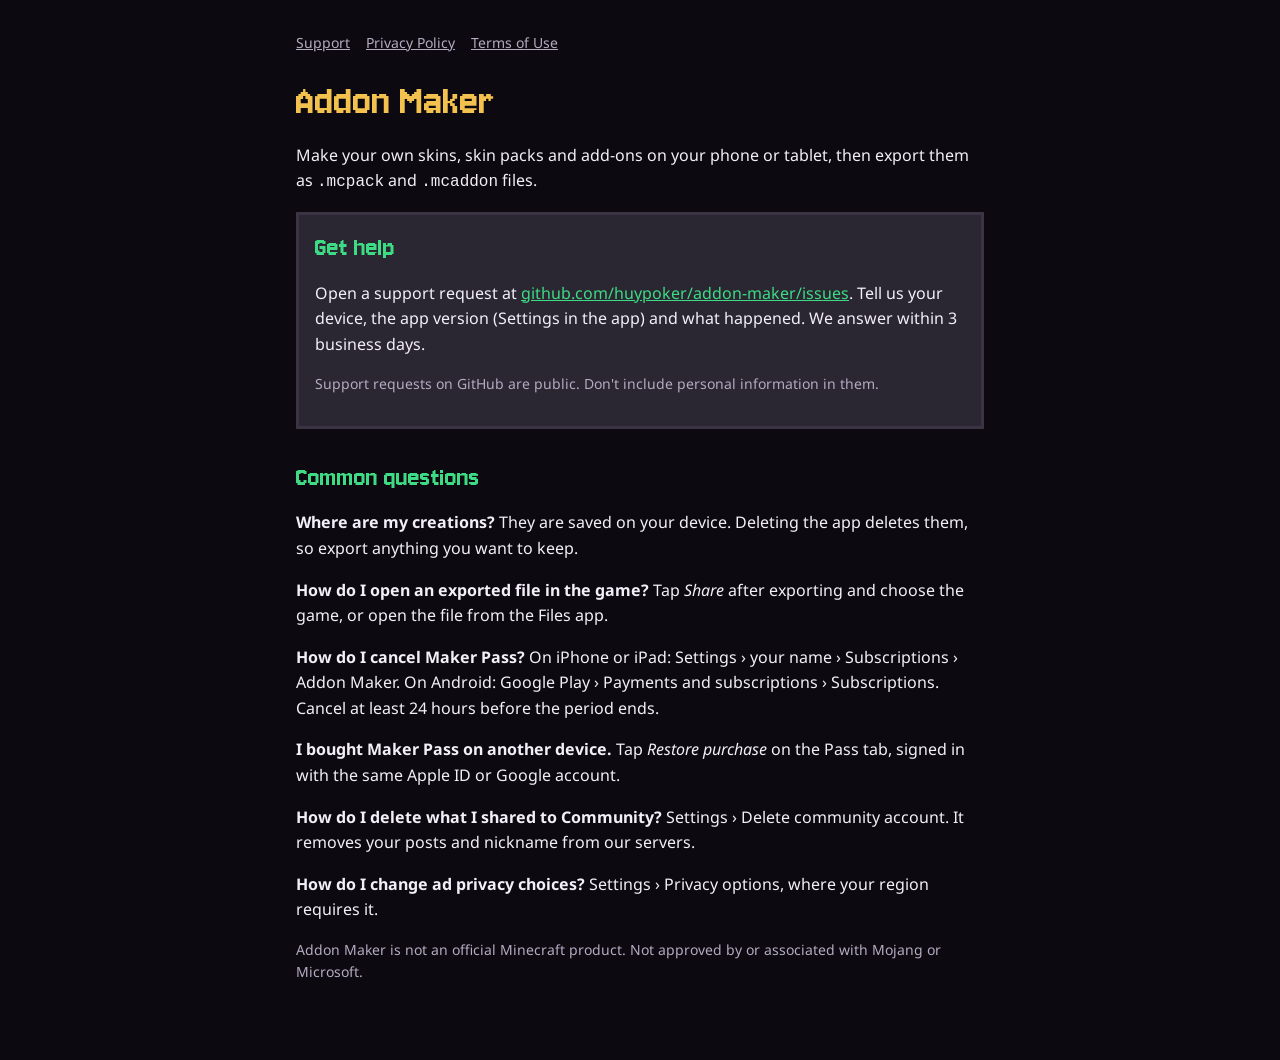
<file: index.html>
<!doctype html><html lang="en"><head><meta charset="utf-8"><meta name="viewport" content="width=device-width,initial-scale=1"><link rel="preconnect" href="https://fonts.googleapis.com"><link href="https://fonts.googleapis.com/css2?family=Jersey+10&family=Noto+Sans:wght@400;700&display=swap" rel="stylesheet"><link rel="stylesheet" href="style.css"><title>Addon Maker Support</title></head><body><main><nav><a href="./">Support</a><a href="privacy.html">Privacy Policy</a><a href="terms.html">Terms of Use</a></nav>
<h1>Addon Maker</h1>
<p>Make your own skins, skin packs and add-ons on your phone or tablet, then export them as <code>.mcpack</code> and <code>.mcaddon</code> files.</p>
<div class="card"><h2 style="margin-top:0">Get help</h2>
<p>Open a support request at <a href="https://github.com/huypoker/addon-maker/issues">github.com/huypoker/addon-maker/issues</a>. Tell us your device, the app version (Settings in the app) and what happened. We answer within 3 business days.</p>
<p class="muted">Support requests on GitHub are public. Don't include personal information in them.</p></div>
<h2>Common questions</h2>
<p><b>Where are my creations?</b> They are saved on your device. Deleting the app deletes them, so export anything you want to keep.</p>
<p><b>How do I open an exported file in the game?</b> Tap <i>Share</i> after exporting and choose the game, or open the file from the Files app.</p>
<p><b>How do I cancel Maker Pass?</b> On iPhone or iPad: Settings › your name › Subscriptions › Addon Maker. On Android: Google Play › Payments and subscriptions › Subscriptions. Cancel at least 24 hours before the period ends.</p>
<p><b>I bought Maker Pass on another device.</b> Tap <i>Restore purchase</i> on the Pass tab, signed in with the same Apple ID or Google account.</p>
<p><b>How do I delete what I shared to Community?</b> Settings › Delete community account. It removes your posts and nickname from our servers.</p>
<p><b>How do I change ad privacy choices?</b> Settings › Privacy options, where your region requires it.</p>
<p class="muted">Addon Maker is not an official Minecraft product. Not approved by or associated with Mojang or Microsoft.</p>
</main></body></html>
</file>
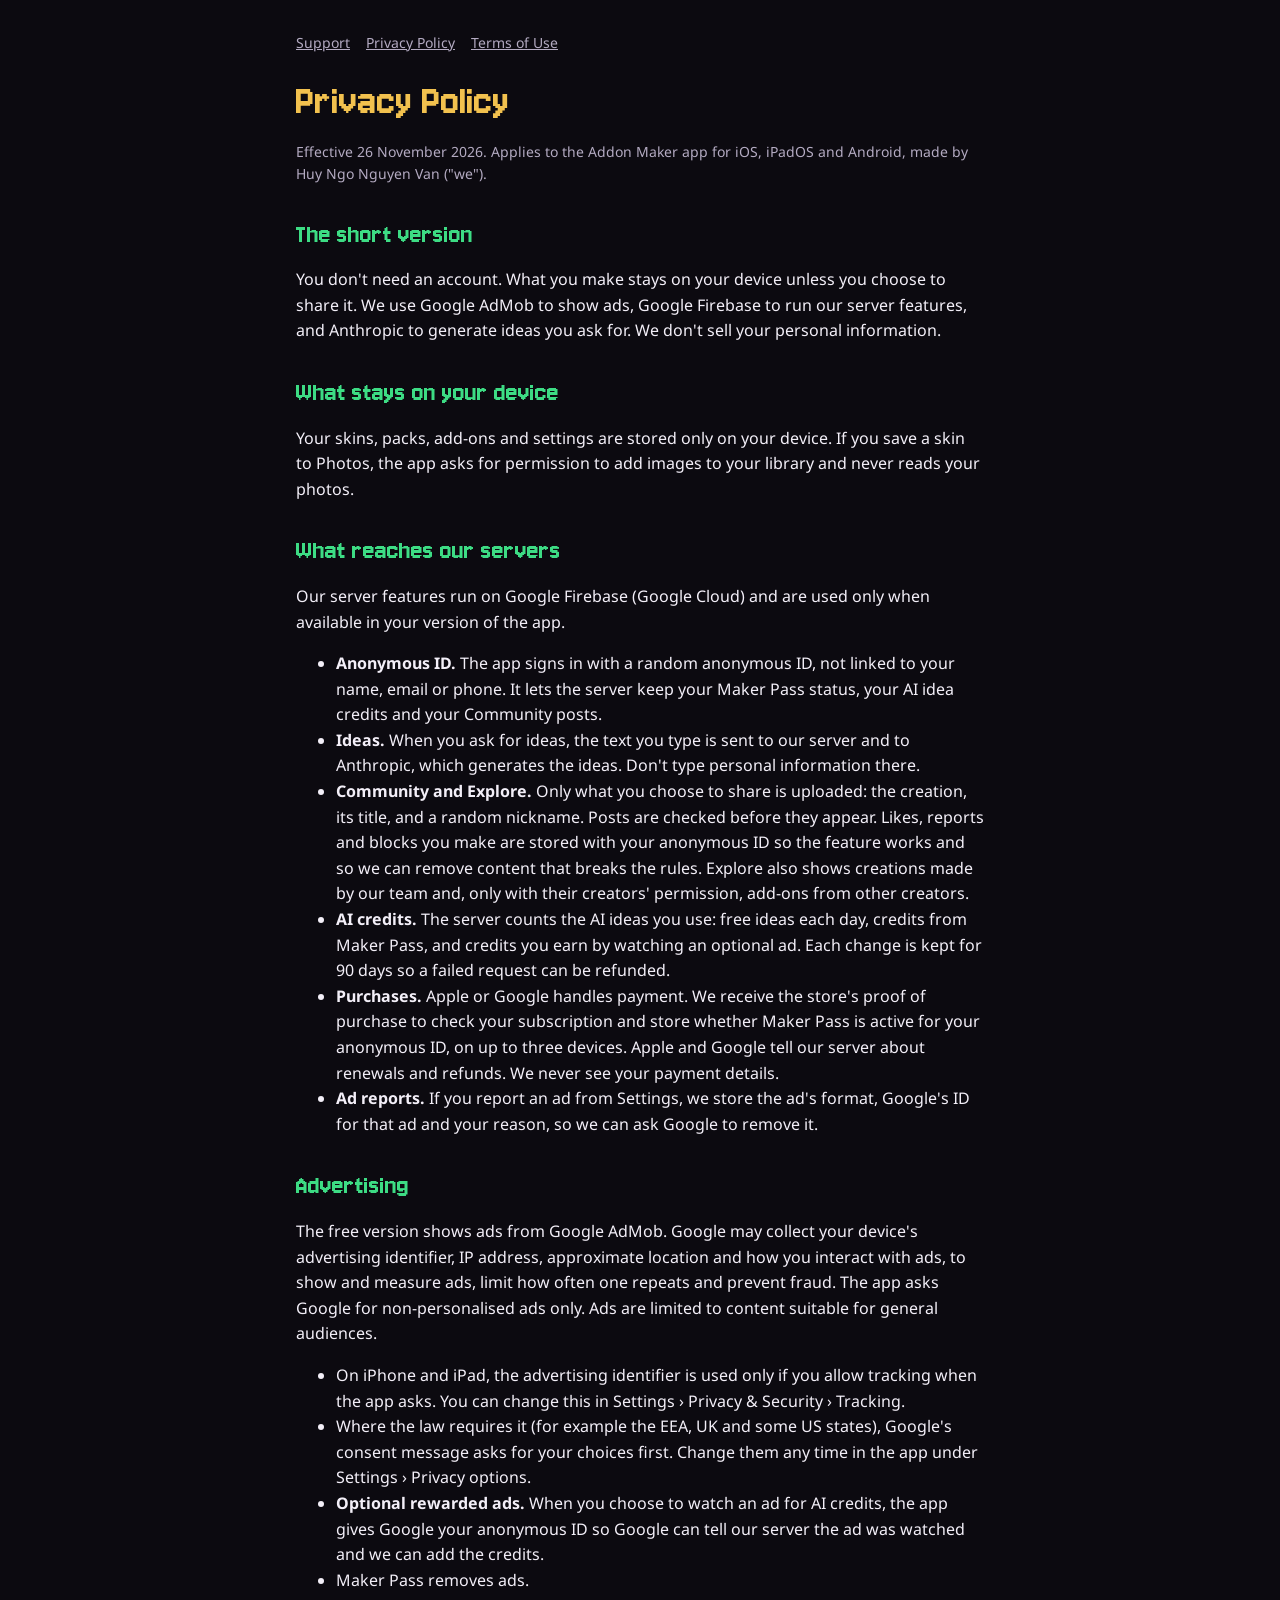
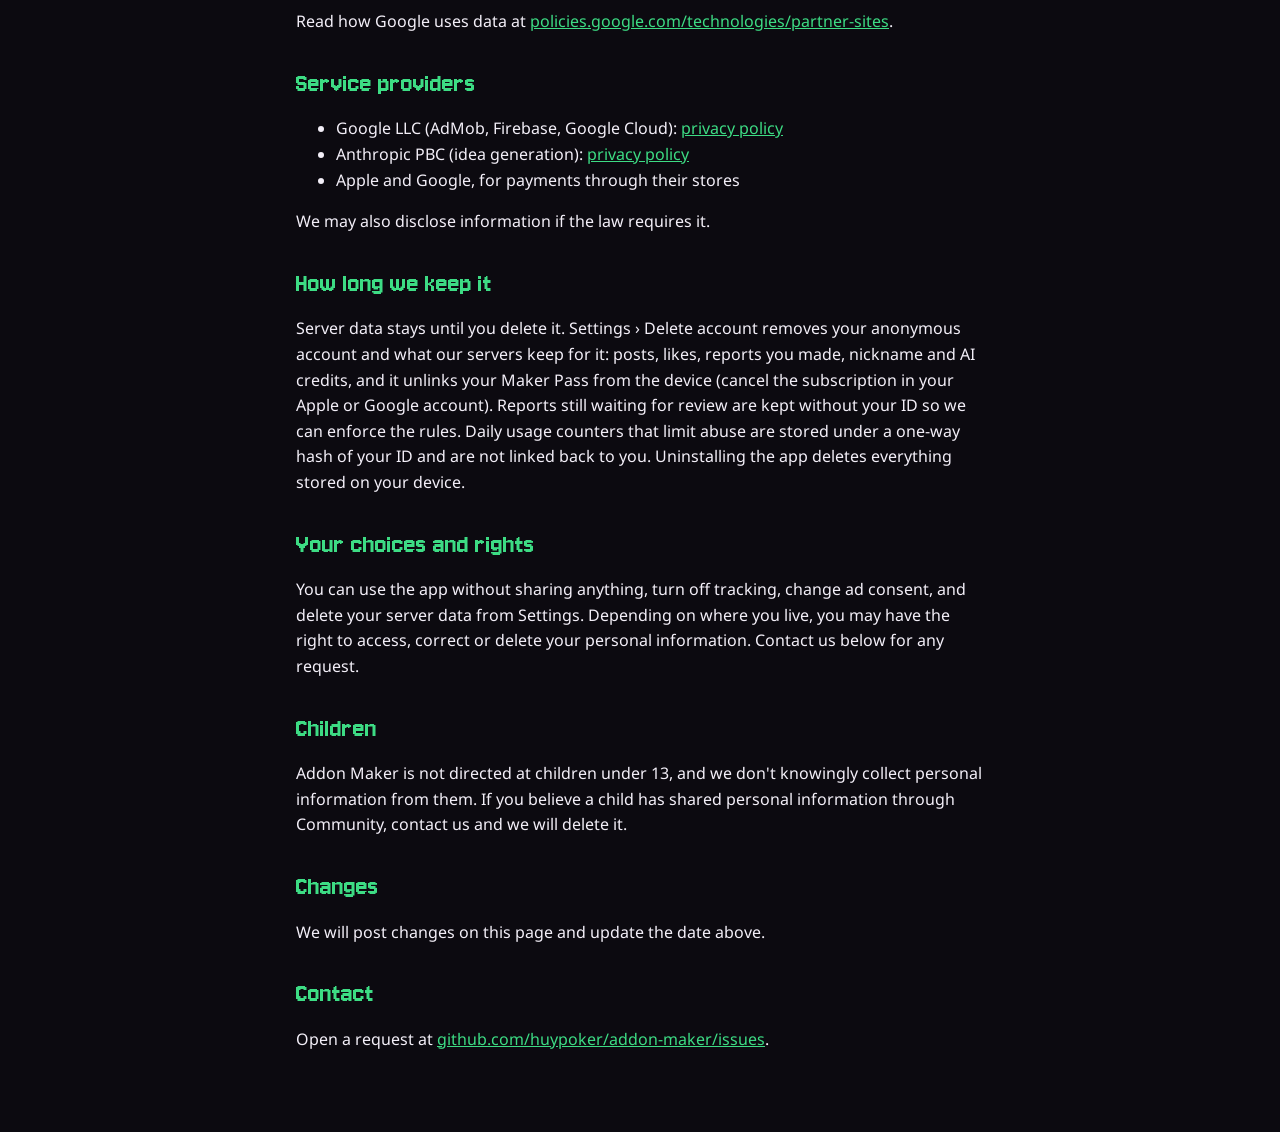
<file: privacy.html>
<!doctype html><html lang="en"><head><meta charset="utf-8"><meta name="viewport" content="width=device-width,initial-scale=1"><link rel="preconnect" href="https://fonts.googleapis.com"><link href="https://fonts.googleapis.com/css2?family=Jersey+10&family=Noto+Sans:wght@400;700&display=swap" rel="stylesheet"><link rel="stylesheet" href="style.css"><title>Addon Maker Privacy</title></head><body><main><nav><a href="./">Support</a><a href="privacy.html">Privacy Policy</a><a href="terms.html">Terms of Use</a></nav>
<h1>Privacy Policy</h1>
<p class="muted">Effective 26 November 2026. Applies to the Addon Maker app for iOS, iPadOS and Android, made by Huy Ngo Nguyen Van ("we").</p>

<h2>The short version</h2>
<p>You don't need an account. What you make stays on your device unless you choose to share it. We use Google AdMob to show ads, Google Firebase to run our server features, and Anthropic to generate ideas you ask for. We don't sell your personal information.</p>

<h2>What stays on your device</h2>
<p>Your skins, packs, add-ons and settings are stored only on your device. If you save a skin to Photos, the app asks for permission to add images to your library and never reads your photos.</p>

<h2>What reaches our servers</h2>
<p>Our server features run on Google Firebase (Google Cloud) and are used only when available in your version of the app.</p>
<ul>
<li><b>Anonymous ID.</b> The app signs in with a random anonymous ID, not linked to your name, email or phone. It lets the server keep your Maker Pass status, your AI idea credits and your Community posts.</li>
<li><b>Ideas.</b> When you ask for ideas, the text you type is sent to our server and to Anthropic, which generates the ideas. Don't type personal information there.</li>
<li><b>Community and Explore.</b> Only what you choose to share is uploaded: the creation, its title, and a random nickname. Posts are checked before they appear. Likes, reports and blocks you make are stored with your anonymous ID so the feature works and so we can remove content that breaks the rules. Explore also shows creations made by our team and, only with their creators' permission, add-ons from other creators.</li>
<li><b>AI credits.</b> The server counts the AI ideas you use: free ideas each day, credits from Maker Pass, and credits you earn by watching an optional ad. Each change is kept for 90 days so a failed request can be refunded.</li>
<li><b>Purchases.</b> Apple or Google handles payment. We receive the store's proof of purchase to check your subscription and store whether Maker Pass is active for your anonymous ID, on up to three devices. Apple and Google tell our server about renewals and refunds. We never see your payment details.</li>
<li><b>Ad reports.</b> If you report an ad from Settings, we store the ad's format, Google's ID for that ad and your reason, so we can ask Google to remove it.</li>
</ul>

<h2>Advertising</h2>
<p>The free version shows ads from Google AdMob. Google may collect your device's advertising identifier, IP address, approximate location and how you interact with ads, to show and measure ads, limit how often one repeats and prevent fraud. The app asks Google for non-personalised ads only. Ads are limited to content suitable for general audiences.</p>
<ul>
<li>On iPhone and iPad, the advertising identifier is used only if you allow tracking when the app asks. You can change this in Settings › Privacy &amp; Security › Tracking.</li>
<li>Where the law requires it (for example the EEA, UK and some US states), Google's consent message asks for your choices first. Change them any time in the app under Settings › Privacy options.</li>
<li><b>Optional rewarded ads.</b> When you choose to watch an ad for AI credits, the app gives Google your anonymous ID so Google can tell our server the ad was watched and we can add the credits.</li>
<li>Maker Pass removes ads.</li>
</ul>
<p>Read how Google uses data at <a href="https://policies.google.com/technologies/partner-sites">policies.google.com/technologies/partner-sites</a>.</p>

<h2>Service providers</h2>
<ul>
<li>Google LLC (AdMob, Firebase, Google Cloud): <a href="https://policies.google.com/privacy">privacy policy</a></li>
<li>Anthropic PBC (idea generation): <a href="https://www.anthropic.com/legal/privacy">privacy policy</a></li>
<li>Apple and Google, for payments through their stores</li>
</ul>
<p>We may also disclose information if the law requires it.</p>

<h2>How long we keep it</h2>
<p>Server data stays until you delete it. Settings › Delete account removes your anonymous account and what our servers keep for it: posts, likes, reports you made, nickname and AI credits, and it unlinks your Maker Pass from the device (cancel the subscription in your Apple or Google account). Reports still waiting for review are kept without your ID so we can enforce the rules. Daily usage counters that limit abuse are stored under a one-way hash of your ID and are not linked back to you. Uninstalling the app deletes everything stored on your device.</p>

<h2>Your choices and rights</h2>
<p>You can use the app without sharing anything, turn off tracking, change ad consent, and delete your server data from Settings. Depending on where you live, you may have the right to access, correct or delete your personal information. Contact us below for any request.</p>

<h2>Children</h2>
<p>Addon Maker is not directed at children under 13, and we don't knowingly collect personal information from them. If you believe a child has shared personal information through Community, contact us and we will delete it.</p>

<h2>Changes</h2>
<p>We will post changes on this page and update the date above.</p>

<h2>Contact</h2>
<p>Open a request at <a href="https://github.com/huypoker/addon-maker/issues">github.com/huypoker/addon-maker/issues</a>.</p>
</main></body></html>
</file>
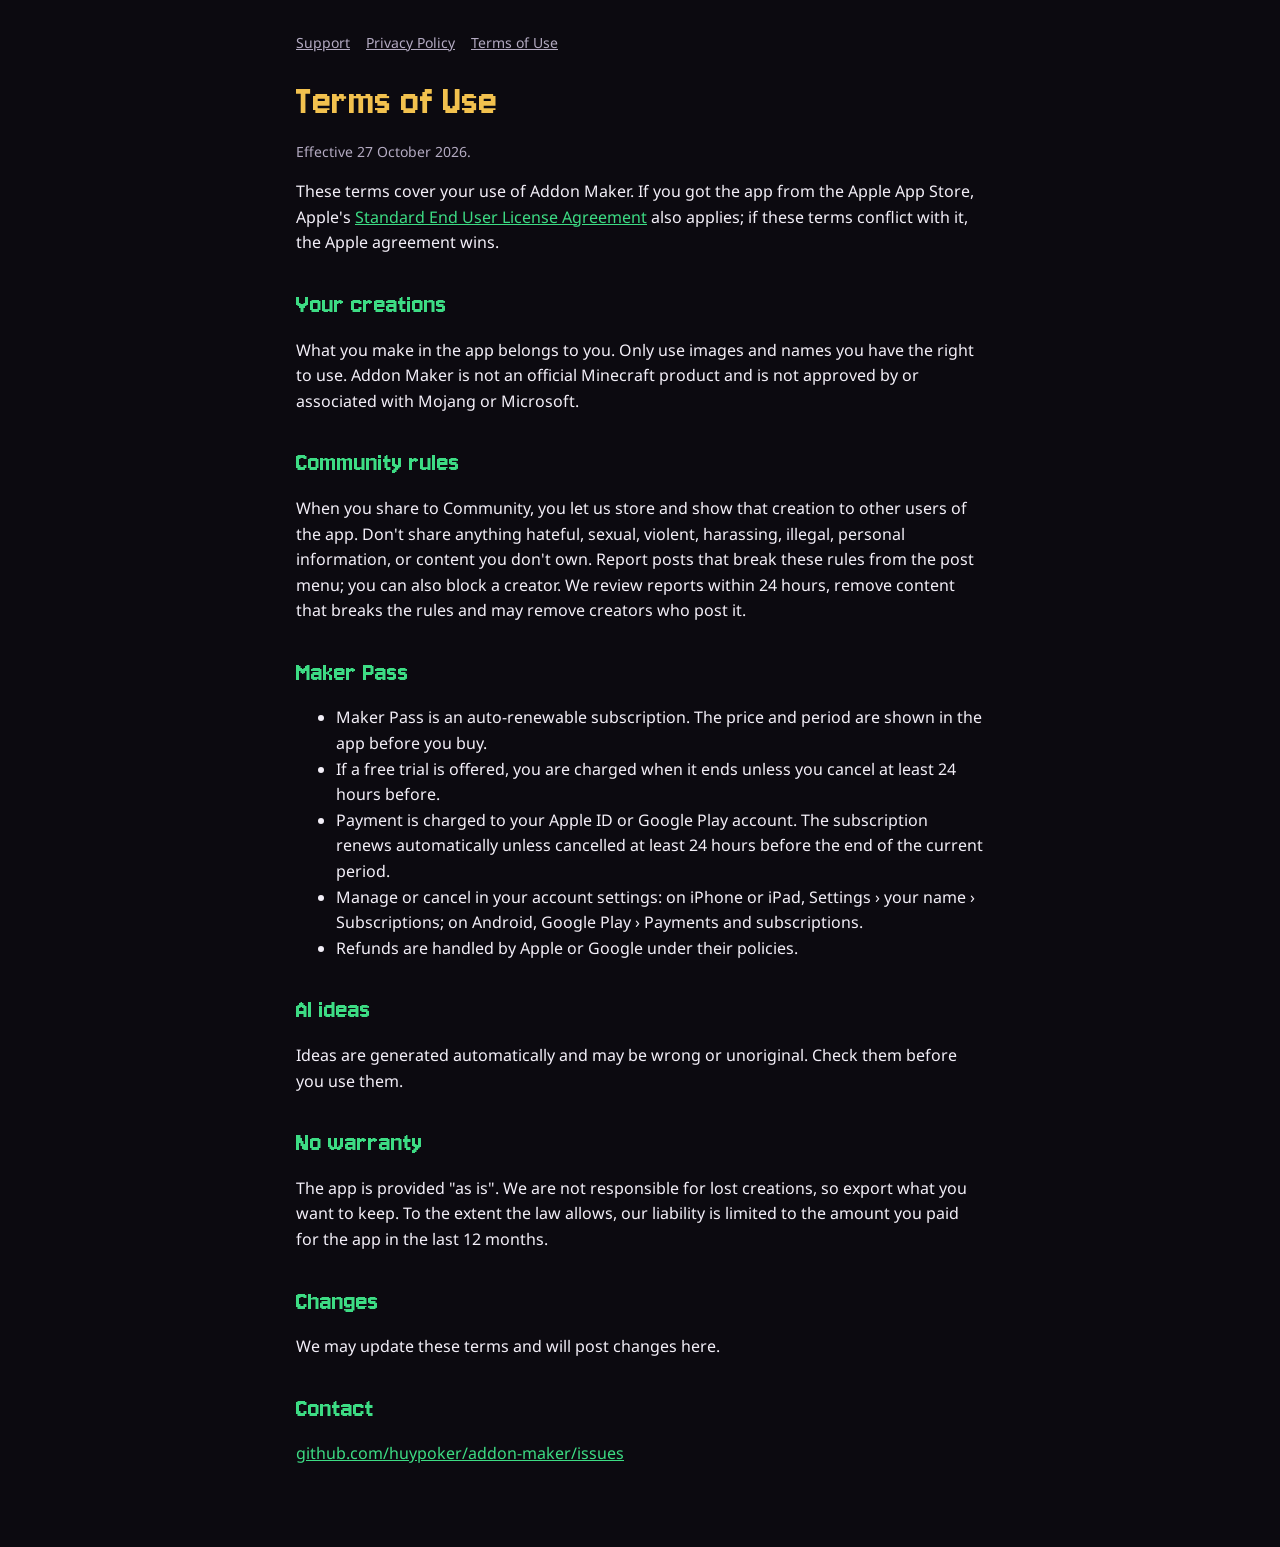
<file: terms.html>
<!doctype html><html lang="en"><head><meta charset="utf-8"><meta name="viewport" content="width=device-width,initial-scale=1"><link rel="preconnect" href="https://fonts.googleapis.com"><link href="https://fonts.googleapis.com/css2?family=Jersey+10&family=Noto+Sans:wght@400;700&display=swap" rel="stylesheet"><link rel="stylesheet" href="style.css"><title>Addon Maker Terms</title></head><body><main><nav><a href="./">Support</a><a href="privacy.html">Privacy Policy</a><a href="terms.html">Terms of Use</a></nav>
<h1>Terms of Use</h1>
<p class="muted">Effective 27 October 2026.</p>
<p>These terms cover your use of Addon Maker. If you got the app from the Apple App Store, Apple's <a href="https://www.apple.com/legal/internet-services/itunes/dev/stdeula/">Standard End User License Agreement</a> also applies; if these terms conflict with it, the Apple agreement wins.</p>

<h2>Your creations</h2>
<p>What you make in the app belongs to you. Only use images and names you have the right to use. Addon Maker is not an official Minecraft product and is not approved by or associated with Mojang or Microsoft.</p>

<h2>Community rules</h2>
<p>When you share to Community, you let us store and show that creation to other users of the app. Don't share anything hateful, sexual, violent, harassing, illegal, personal information, or content you don't own. Report posts that break these rules from the post menu; you can also block a creator. We review reports within 24 hours, remove content that breaks the rules and may remove creators who post it.</p>

<h2>Maker Pass</h2>
<ul>
<li>Maker Pass is an auto-renewable subscription. The price and period are shown in the app before you buy.</li>
<li>If a free trial is offered, you are charged when it ends unless you cancel at least 24 hours before.</li>
<li>Payment is charged to your Apple ID or Google Play account. The subscription renews automatically unless cancelled at least 24 hours before the end of the current period.</li>
<li>Manage or cancel in your account settings: on iPhone or iPad, Settings › your name › Subscriptions; on Android, Google Play › Payments and subscriptions.</li>
<li>Refunds are handled by Apple or Google under their policies.</li>
</ul>

<h2>AI ideas</h2>
<p>Ideas are generated automatically and may be wrong or unoriginal. Check them before you use them.</p>

<h2>No warranty</h2>
<p>The app is provided "as is". We are not responsible for lost creations, so export what you want to keep. To the extent the law allows, our liability is limited to the amount you paid for the app in the last 12 months.</p>

<h2>Changes</h2>
<p>We may update these terms and will post changes here.</p>

<h2>Contact</h2>
<p><a href="https://github.com/huypoker/addon-maker/issues">github.com/huypoker/addon-maker/issues</a></p>
</main></body></html>
</file>
<file: style.css>
:root{--bg:#0C0A10;--surface:#2A2632;--text:#F3EFF8;--muted:#B4ABC2;--accent:#3DDC84;--gold:#F2C14E}
*{box-sizing:border-box}
body{margin:0;background:var(--bg);color:var(--text);font:16px/1.6 "Noto Sans",system-ui,-apple-system,sans-serif}
main{max-width:720px;margin:0 auto;padding:32px 16px 64px}
nav{display:flex;gap:16px;flex-wrap:wrap;margin-bottom:24px;font-size:14px}
nav a{color:var(--muted)}
h1{font:400 44px/1.1 "Jersey 10",monospace;color:var(--gold);margin:0 0 8px}
h2{font:400 28px/1.2 "Jersey 10",monospace;color:var(--accent);margin:32px 0 8px}
p,li{color:var(--text)}
.muted{color:var(--muted);font-size:14px}
a{color:var(--accent)}
.card{background:var(--surface);padding:16px;margin:16px 0;border:3px solid #3a3444}
</file>
